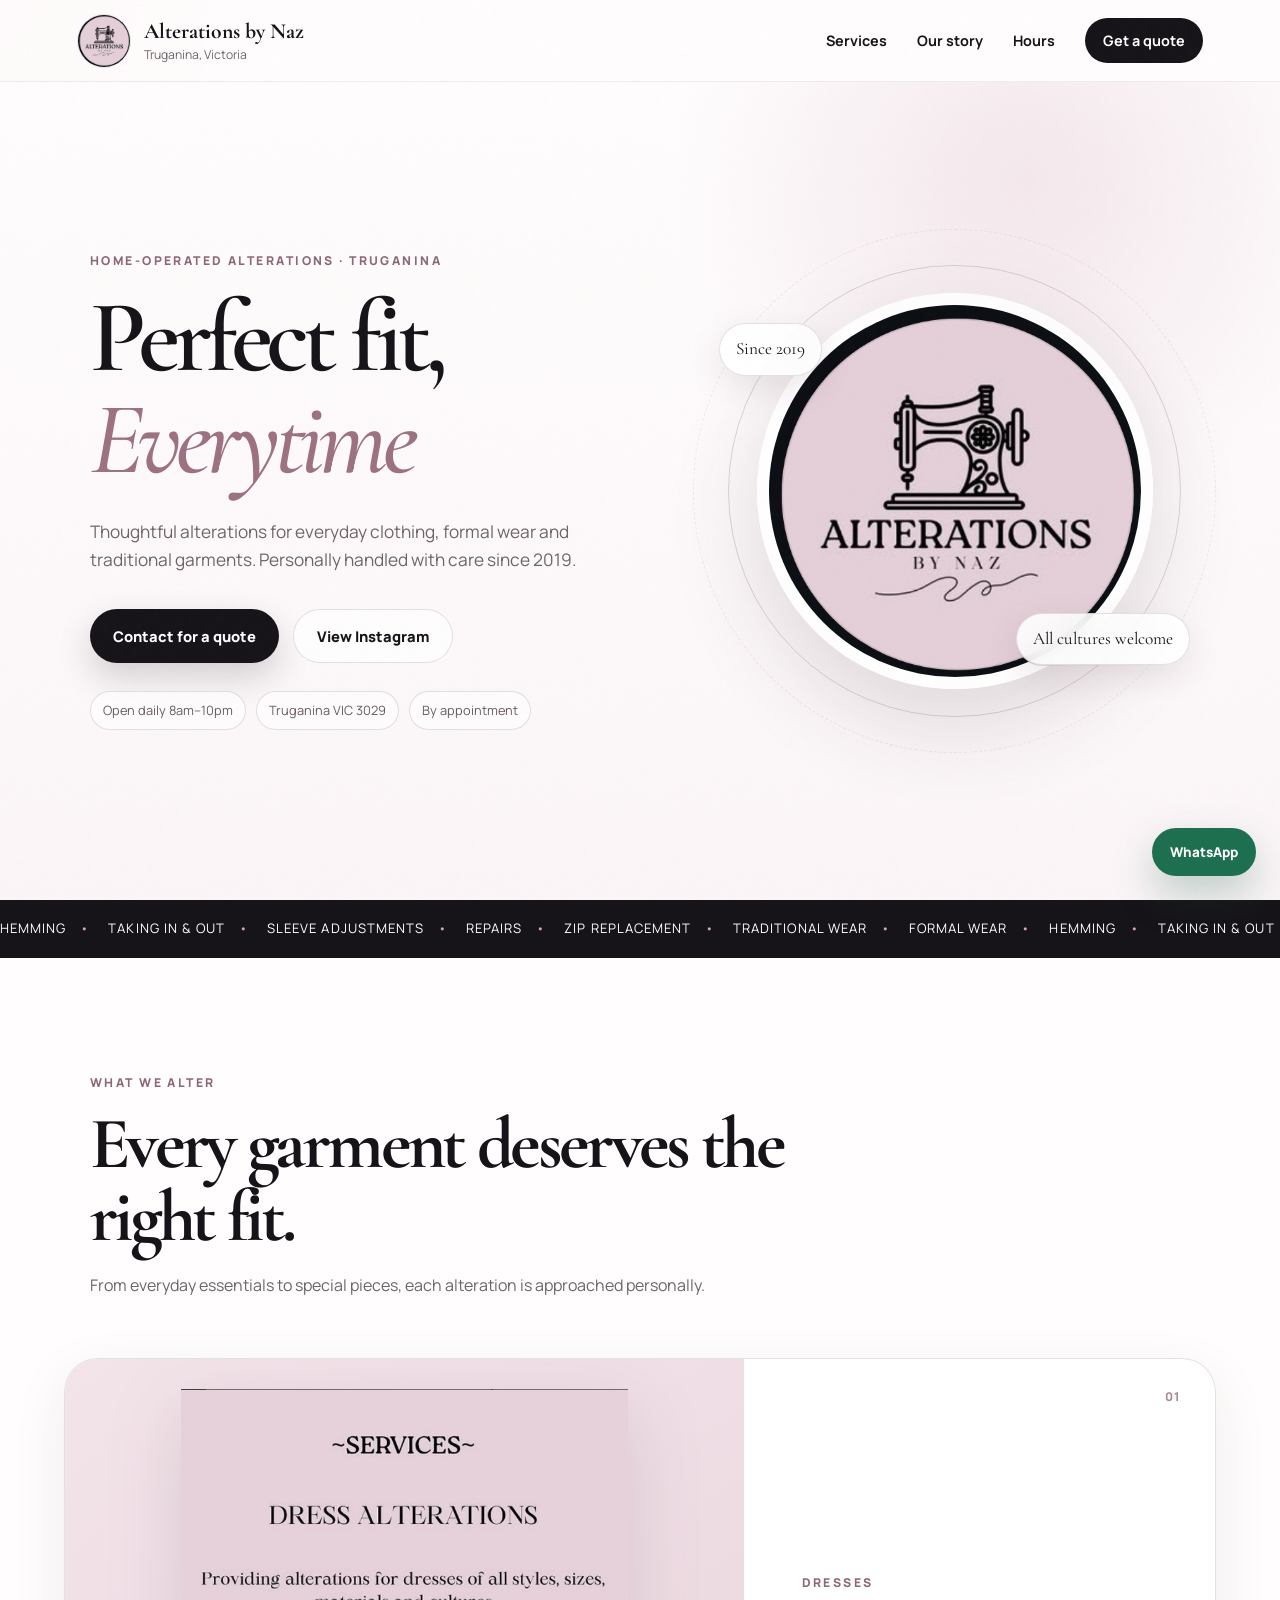
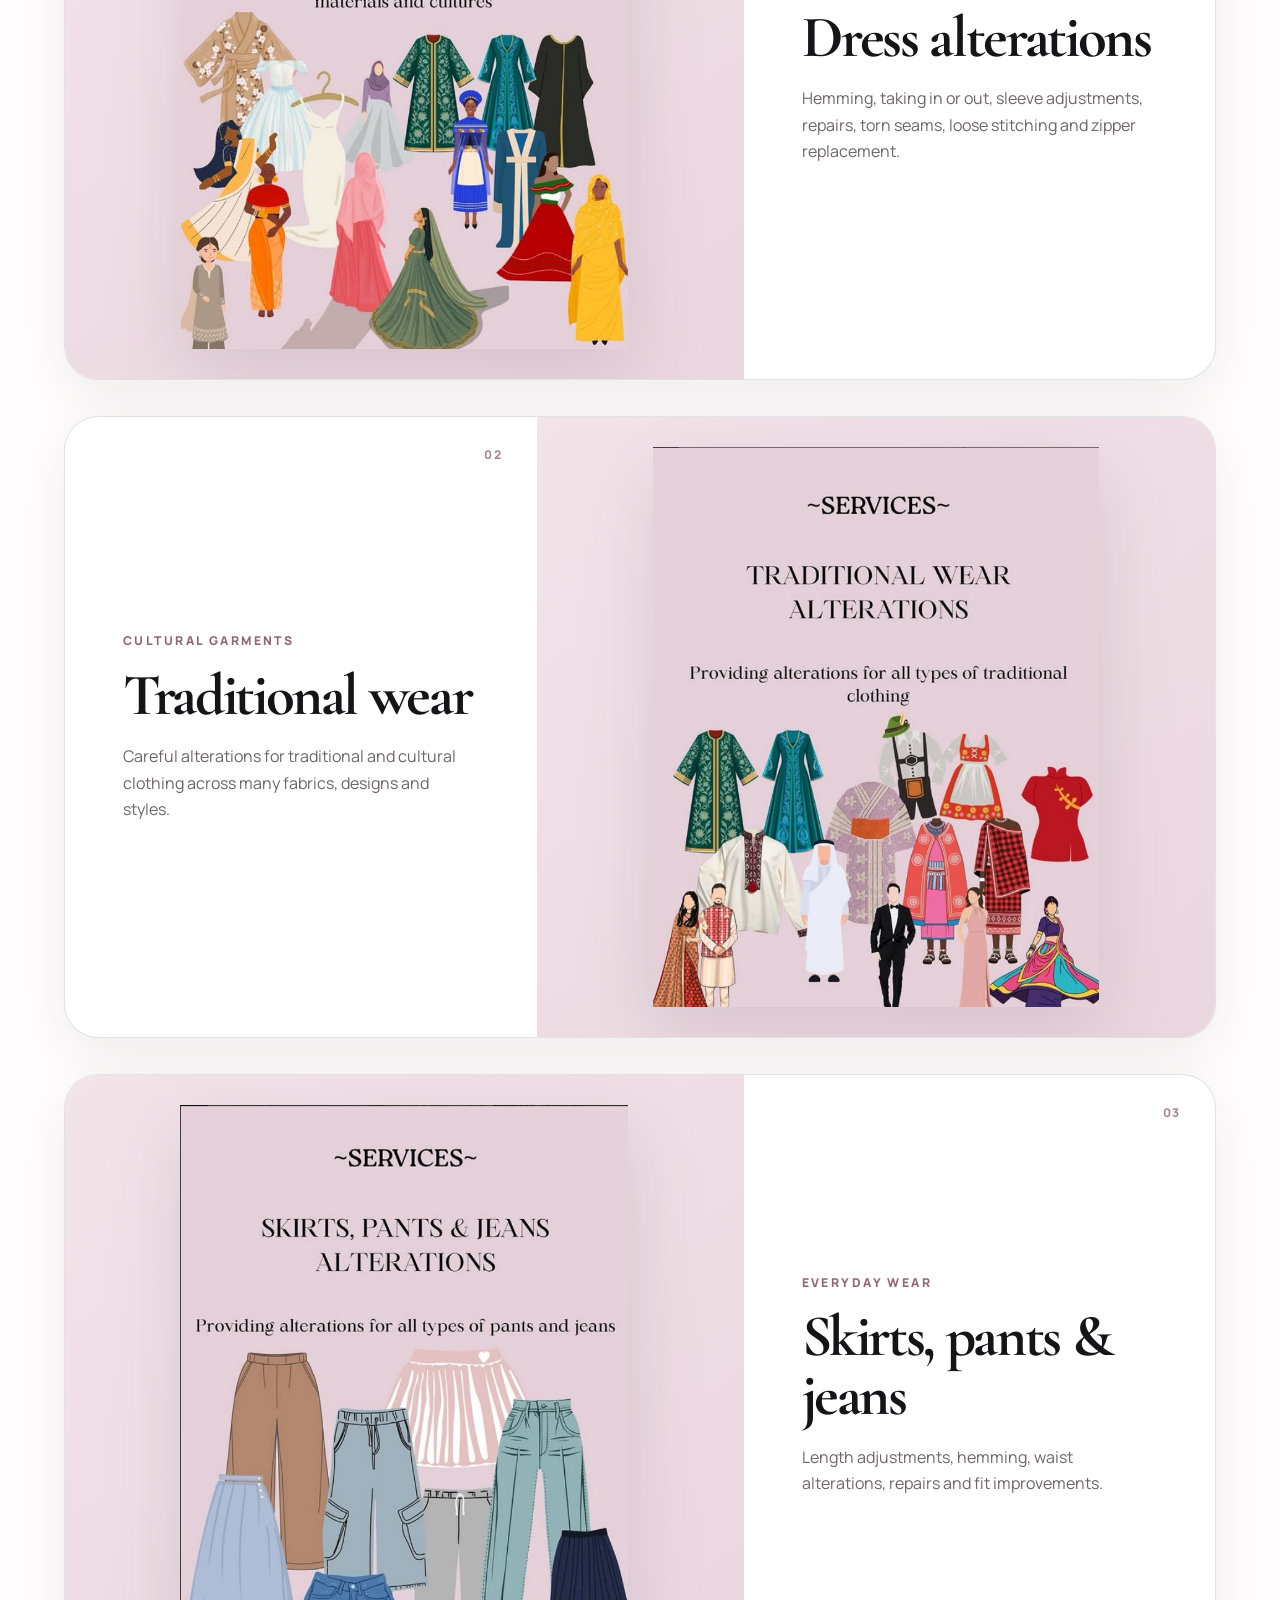
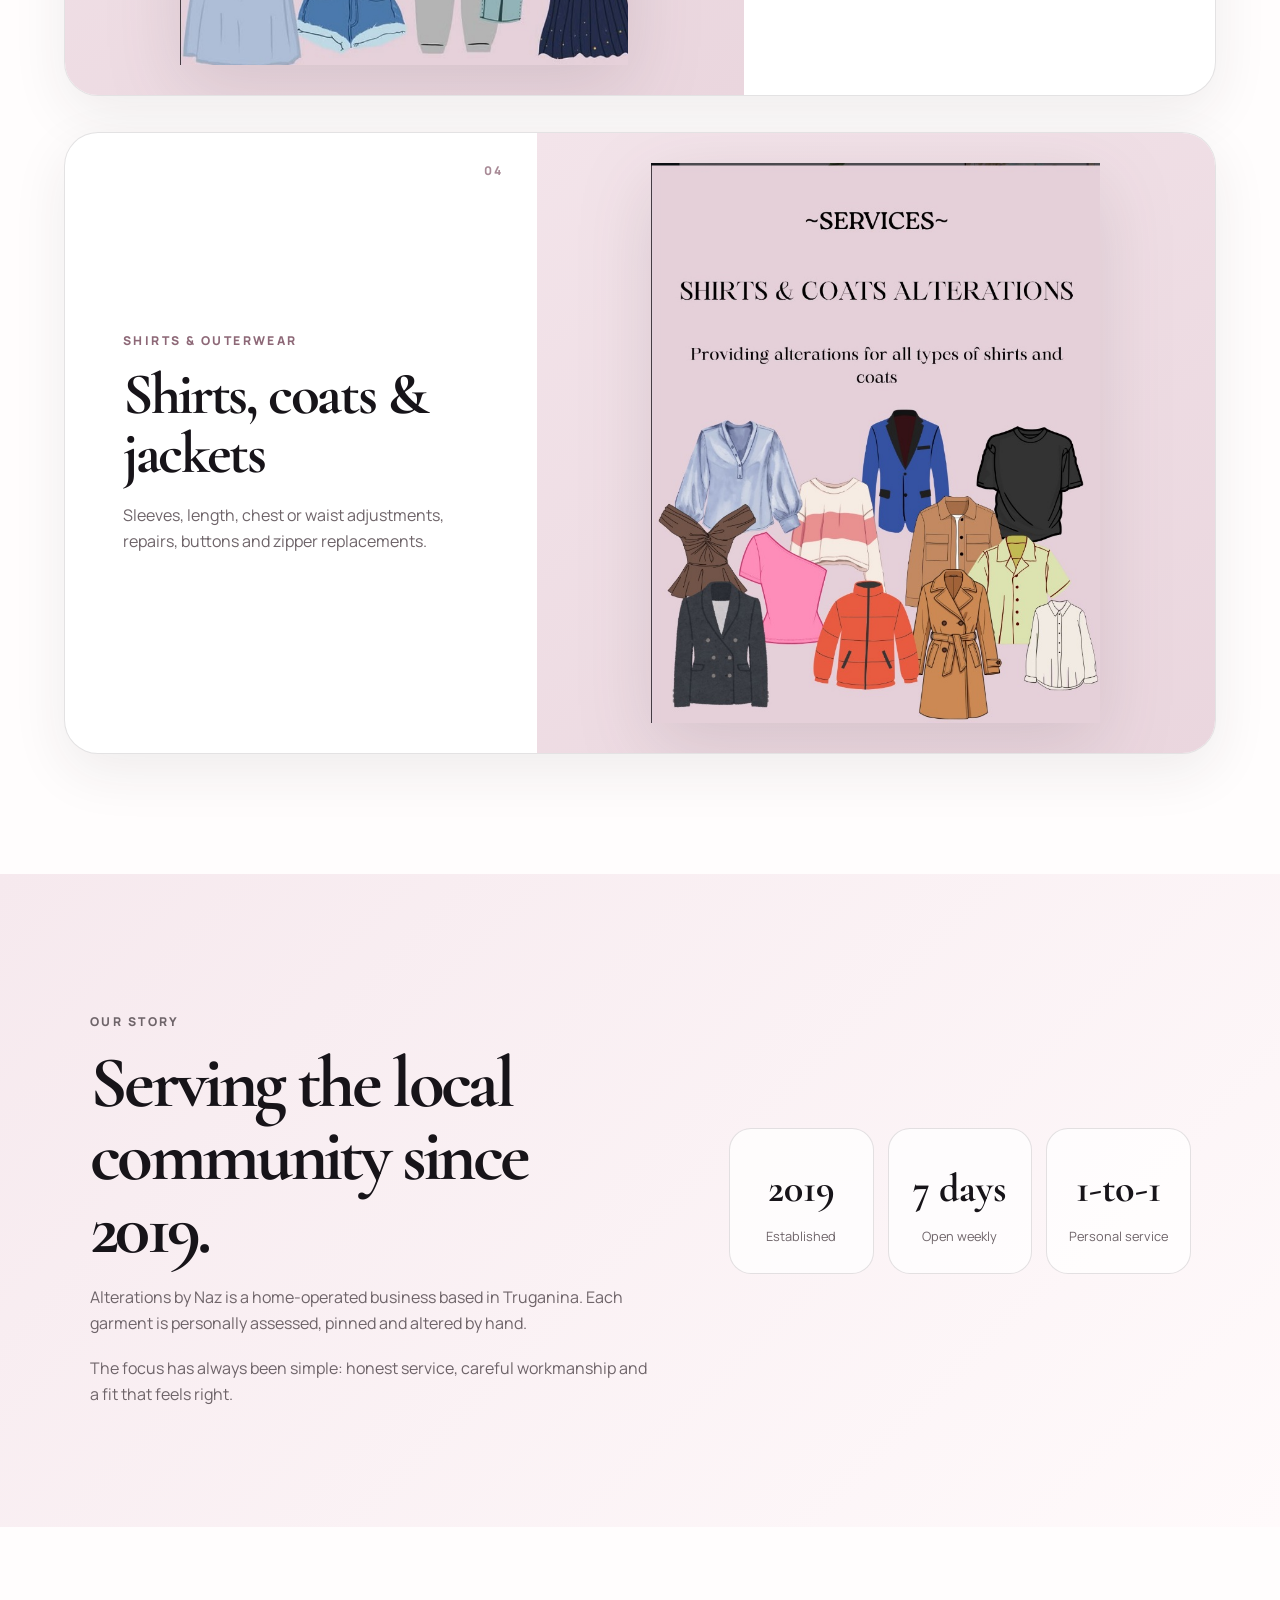
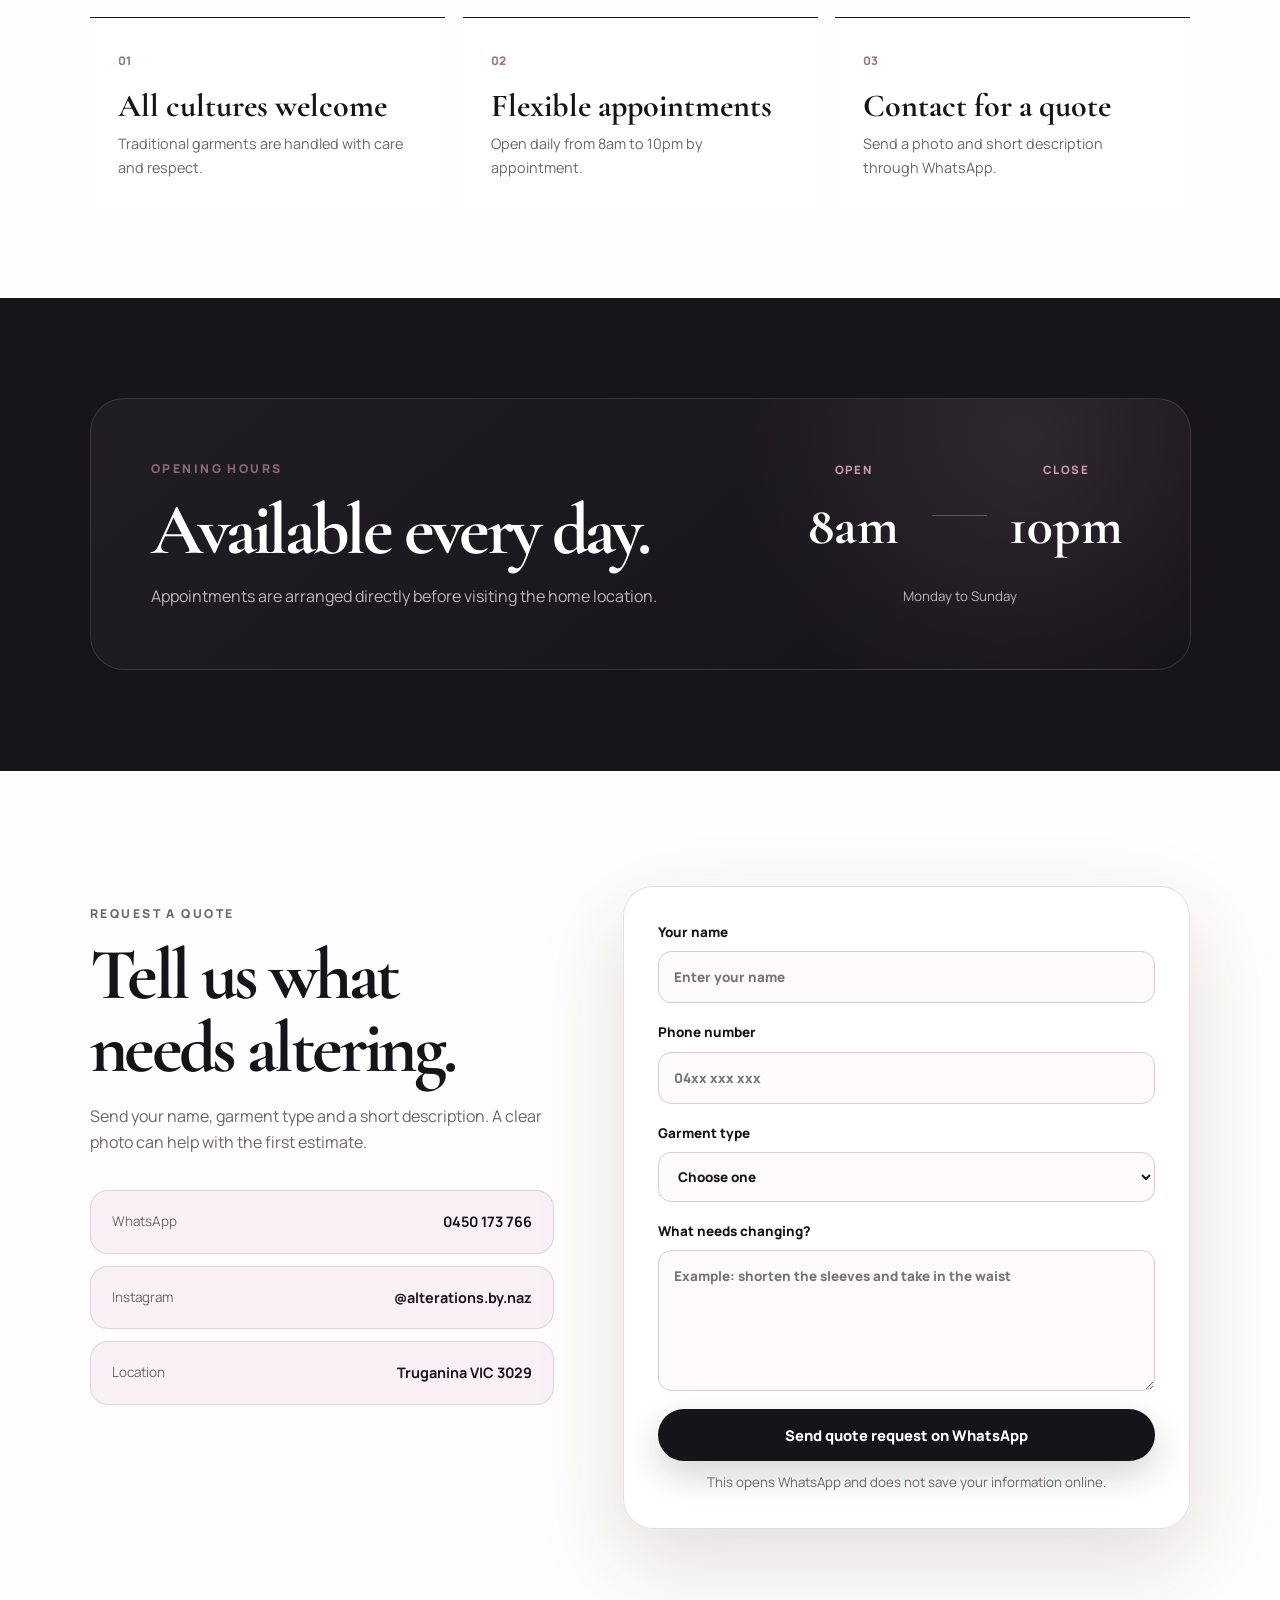
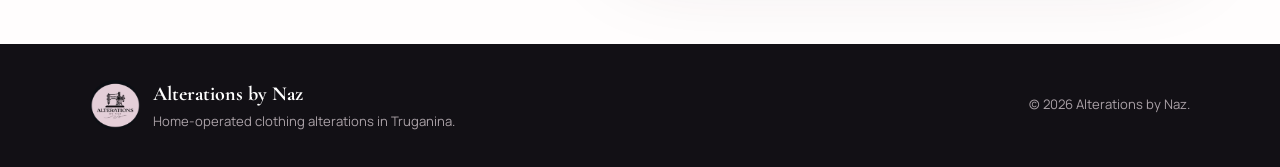
<file: index.html>
<!DOCTYPE html>
<html lang="en">
<head>
  <meta charset="UTF-8">
  <meta name="viewport" content="width=device-width, initial-scale=1.0">
  <meta name="description" content="Alterations by Naz — home-operated clothing alterations in Truganina, Victoria. Serving the community since 2019.">
  <title>Alterations by Naz | Truganina</title>
  <link rel="preconnect" href="https://fonts.googleapis.com">
  <link rel="preconnect" href="https://fonts.gstatic.com" crossorigin>
  <link href="https://fonts.googleapis.com/css2?family=Cormorant+Garamond:wght@500;600;700&family=Manrope:wght@400;500;600;700&display=swap" rel="stylesheet">
  <link rel="stylesheet" href="style.css">
</head>
<body>
  <div class="grain"></div>
  <div class="cursor-glow" id="cursorGlow"></div>

  <header class="site-header">
    <a class="brand" href="#home">
      <img src="assets/logo.jpg" alt="Alterations by Naz logo">
      <span>
        <strong>Alterations by Naz</strong>
        <small>Truganina, Victoria</small>
      </span>
    </a>

    <button class="menu-button" id="menuButton" aria-label="Open navigation">☰</button>

    <nav id="nav">
      <a href="#services">Services</a>
      <a href="#story">Our story</a>
      <a href="#hours">Hours</a>
      <a href="#contact" class="nav-cta">Get a quote</a>
    </nav>
  </header>

  <main>
    <section class="hero" id="home">
      <div class="hero-copy reveal">
        <p class="eyebrow">Home-operated alterations · Truganina</p>
        <h1>Perfect fit,<br><em>Everytime</em></h1>
        <p class="hero-text">
          Thoughtful alterations for everyday clothing, formal wear and traditional garments.
          Personally handled with care since 2019.
        </p>

        <div class="hero-actions">
          <a class="button primary" href="#contact">Contact for a quote</a>
          <a class="button secondary" href="https://www.instagram.com/alterations.by.naz" target="_blank" rel="noopener">View Instagram</a>
        </div>

        <div class="hero-meta">
          <span>Open daily 8am–10pm</span>
          <span>Truganina VIC 3029</span>
          <span>By appointment</span>
        </div>
      </div>

      <div class="hero-art reveal">
        <div class="fabric-ring ring-one"></div>
        <div class="fabric-ring ring-two"></div>
        <div class="logo-frame">
          <img src="assets/logo.jpg" alt="Alterations by Naz">
        </div>
        <div class="hero-tag tag-one">Since 2019</div>
        <div class="hero-tag tag-two">All cultures welcome</div>
      </div>
    </section>

    <section class="ticker" aria-label="Services">
      <div class="ticker-track">
        <span>Hemming</span>
        <span>Taking in & out</span>
        <span>Sleeve adjustments</span>
        <span>Repairs</span>
        <span>Zip replacement</span>
        <span>Traditional wear</span>
        <span>Formal wear</span>
        <span>Hemming</span>
        <span>Taking in & out</span>
        <span>Sleeve adjustments</span>
        <span>Repairs</span>
      </div>
    </section>

    <section class="services-intro section" id="services">
      <div class="section-heading reveal">
        <p class="eyebrow">What we alter</p>
        <h2>Every garment deserves the right fit.</h2>
        <p>From everyday essentials to special pieces, each alteration is approached personally.</p>
      </div>
    </section>

    <section class="service-showcase">
      <article class="showcase-row reveal">
        <div class="showcase-image">
          <img src="assets/dress-alterations.jpg" alt="Dress alterations">
        </div>
        <div class="showcase-copy">
          <span class="index">01</span>
          <p class="eyebrow">Dresses</p>
          <h3>Dress alterations</h3>
          <p>Hemming, taking in or out, sleeve adjustments, repairs, torn seams, loose stitching and zipper replacement.</p>
        </div>
      </article>

      <article class="showcase-row reverse reveal">
        <div class="showcase-image">
          <img src="assets/traditional-wear.jpg" alt="Traditional wear alterations">
        </div>
        <div class="showcase-copy">
          <span class="index">02</span>
          <p class="eyebrow">Cultural garments</p>
          <h3>Traditional wear</h3>
          <p>Careful alterations for traditional and cultural clothing across many fabrics, designs and styles.</p>
        </div>
      </article>

      <article class="showcase-row reveal">
        <div class="showcase-image">
          <img src="assets/skirts-pants-jeans.jpg" alt="Skirts pants and jeans alterations">
        </div>
        <div class="showcase-copy">
          <span class="index">03</span>
          <p class="eyebrow">Everyday wear</p>
          <h3>Skirts, pants & jeans</h3>
          <p>Length adjustments, hemming, waist alterations, repairs and fit improvements.</p>
        </div>
      </article>

      <article class="showcase-row reverse reveal">
        <div class="showcase-image">
          <img src="assets/shirts-coats.jpg" alt="Shirts and coats alterations">
        </div>
        <div class="showcase-copy">
          <span class="index">04</span>
          <p class="eyebrow">Shirts & outerwear</p>
          <h3>Shirts, coats & jackets</h3>
          <p>Sleeves, length, chest or waist adjustments, repairs, buttons and zipper replacements.</p>
        </div>
      </article>
    </section>

    <section class="story-section" id="story">
      <div class="story-copy reveal">
        <p class="eyebrow">Our story</p>
        <h2>Serving the local community since 2019.</h2>
        <p>
          Alterations by Naz is a home-operated business based in Truganina.
          Each garment is personally assessed, pinned and altered by hand.
        </p>
        <p>
          The focus has always been simple: honest service, careful workmanship and a fit that feels right.
        </p>
      </div>

      <div class="story-stats reveal">
        <div>
          <strong>2019</strong>
          <span>Established</span>
        </div>
        <div>
          <strong>7 days</strong>
          <span>Open weekly</span>
        </div>
        <div>
          <strong>1-to-1</strong>
          <span>Personal service</span>
        </div>
      </div>
    </section>

    <section class="trust-strip">
      <article class="reveal">
        <span>01</span>
        <h3>All cultures welcome</h3>
        <p>Traditional garments are handled with care and respect.</p>
      </article>
      <article class="reveal">
        <span>02</span>
        <h3>Flexible appointments</h3>
        <p>Open daily from 8am to 10pm by appointment.</p>
      </article>
      <article class="reveal">
        <span>03</span>
        <h3>Contact for a quote</h3>
        <p>Send a photo and short description through WhatsApp.</p>
      </article>
    </section>

    <section class="hours-section" id="hours">
      <div class="hours-card reveal">
        <div>
          <p class="eyebrow">Opening hours</p>
          <h2>Available every day.</h2>
          <p>Appointments are arranged directly before visiting the home location.</p>
        </div>
        <div class="hours-grid">
          <div>
            <span>Open</span>
            <strong>8am</strong>
          </div>
          <div class="divider"></div>
          <div>
            <span>Close</span>
            <strong>10pm</strong>
          </div>
          <small>Monday to Sunday</small>
        </div>
      </div>
    </section>

    <section class="contact-section section" id="contact">
      <div class="contact-copy reveal">
        <p class="eyebrow">Request a quote</p>
        <h2>Tell us what needs altering.</h2>
        <p>
          Send your name, garment type and a short description. A clear photo can help with the first estimate.
        </p>

        <div class="contact-links">
          <a href="https://wa.me/61450173766?text=Hi%20Naz%2C%20I%20would%20like%20a%20quote%20for%20an%20alteration." target="_blank" rel="noopener">
            <span>WhatsApp</span>
            <strong>0450 173 766</strong>
          </a>
          <a href="https://www.instagram.com/alterations.by.naz" target="_blank" rel="noopener">
            <span>Instagram</span>
            <strong>@alterations.by.naz</strong>
          </a>
          <div>
            <span>Location</span>
            <strong>Truganina VIC 3029</strong>
          </div>
        </div>
      </div>

      <form class="quote-form reveal" id="quoteForm">
        <label>
          Your name
          <input type="text" id="name" required placeholder="Enter your name">
        </label>

        <label>
          Phone number
          <input type="tel" id="phone" required placeholder="04xx xxx xxx">
        </label>

        <label>
          Garment type
          <select id="garment" required>
            <option value="">Choose one</option>
            <option>Dress</option>
            <option>Traditional wear</option>
            <option>Skirt</option>
            <option>Pants or jeans</option>
            <option>Shirt</option>
            <option>Coat or jacket</option>
            <option>Other</option>
          </select>
        </label>

        <label>
          What needs changing?
          <textarea id="details" rows="5" required placeholder="Example: shorten the sleeves and take in the waist"></textarea>
        </label>

        <button class="button primary full" type="submit">Send quote request on WhatsApp</button>
        <small>This opens WhatsApp and does not save your information online.</small>
      </form>
    </section>
  </main>

  <a class="floating-whatsapp" href="https://wa.me/61450173766?text=Hi%20Naz%2C%20I%20would%20like%20a%20quote%20for%20an%20alteration." target="_blank" rel="noopener" aria-label="Message Alterations by Naz on WhatsApp">
    <span>WhatsApp</span>
  </a>

  <footer>
    <div class="footer-brand">
      <img src="assets/logo.jpg" alt="">
      <div>
        <strong>Alterations by Naz</strong>
        <p>Home-operated clothing alterations in Truganina.</p>
      </div>
    </div>
    <p>© <span id="year"></span> Alterations by Naz.</p>
  </footer>

  <script src="script.js"></script>
</body>
</html>
</file>
<file: style.css>
*{box-sizing:border-box;margin:0;padding:0}
:root{
  --pink:#ead6de;
  --pink-soft:#f6e9ee;
  --paper:#fffdfd;
  --ink:#171419;
  --muted:#6e6469;
  --line:rgba(31,22,27,.12);
  --shadow:0 32px 90px rgba(63,38,50,.15)
}
html{scroll-behavior:smooth}
body{
  overflow-x:hidden;
  background:var(--paper);
  color:var(--ink);
  font-family:"Manrope",sans-serif;
  line-height:1.65;
  opacity:0;
  transition:opacity .7s ease
}
body.page-ready{opacity:1}
a{color:inherit;text-decoration:none}
img{display:block;width:100%}
.grain{
  position:fixed;inset:0;z-index:1000;pointer-events:none;opacity:.04;
  background-image:url("data:image/svg+xml,%3Csvg viewBox='0 0 180 180' xmlns='http://www.w3.org/2000/svg'%3E%3Cfilter id='n'%3E%3CfeTurbulence type='fractalNoise' baseFrequency='.9' numOctaves='2' stitchTiles='stitch'/%3E%3C/filter%3E%3Crect width='100%25' height='100%25' filter='url(%23n)' opacity='.4'/%3E%3C/svg%3E")
}
.cursor-glow{
  position:fixed;z-index:-1;width:320px;height:320px;border-radius:50%;
  background:rgba(221,188,201,.22);filter:blur(70px);transform:translate(-50%,-50%);
  pointer-events:none;transition:left .12s ease-out,top .12s ease-out
}
.site-header{
  position:sticky;top:0;z-index:100;min-height:82px;padding:13px clamp(20px,6vw,92px);
  display:flex;align-items:center;justify-content:space-between;
  background:rgba(255,253,253,.82);border-bottom:1px solid rgba(20,15,18,.07);
  backdrop-filter:blur(20px)
}
.brand{display:flex;align-items:center;gap:13px}
.brand img{width:54px;height:54px;border-radius:50%;object-fit:cover;border:1px solid rgba(0,0,0,.1)}
.brand span{display:grid;line-height:1.15}
.brand strong{font-family:"Cormorant Garamond",serif;font-size:1.35rem}
.brand small{margin-top:4px;color:var(--muted);font-size:.76rem}
nav{display:flex;align-items:center;gap:30px;font-size:.9rem;font-weight:700}
nav a{transition:transform .25s ease,opacity .25s ease}
nav a:hover{transform:translateY(-2px);opacity:.58}
.nav-cta{padding:11px 18px;border-radius:999px;background:var(--ink);color:#fff}
.menu-button{display:none;border:0;background:transparent;font-size:1.6rem;cursor:pointer}
.hero{
  position:relative;min-height:calc(100vh - 82px);padding:85px clamp(20px,7vw,110px);
  display:grid;grid-template-columns:1.08fr .92fr;gap:76px;align-items:center;
  background:
    radial-gradient(circle at 80% 12%,rgba(234,214,222,.55),transparent 28%),
    linear-gradient(180deg,#fffdfd,#fbf5f7)
}
.eyebrow{margin-bottom:15px;color:#8d6877;font-size:.76rem;font-weight:800;letter-spacing:.2em;text-transform:uppercase}
h1,h2,h3{font-family:"Cormorant Garamond",serif;line-height:1}
h1{font-size:clamp(4rem,8vw,8.2rem);font-weight:600;letter-spacing:-.058em}
h1 em{color:#9d7182;font-weight:500}
.hero-text{max-width:690px;margin-top:27px;color:var(--muted);font-size:1.08rem}
.hero-actions{margin-top:34px;display:flex;flex-wrap:wrap;gap:14px}
.button{
  min-height:52px;padding:14px 23px;display:inline-flex;justify-content:center;align-items:center;
  border:0;border-radius:999px;font:inherit;font-size:.92rem;font-weight:800;cursor:pointer;
  transition:transform .3s cubic-bezier(.2,.8,.2,1),box-shadow .3s ease,background .3s ease
}
.button:hover{transform:translateY(-4px) scale(1.01)}
.primary{background:var(--ink);color:#fff;box-shadow:0 14px 34px rgba(23,20,25,.18)}
.primary:hover{box-shadow:0 22px 48px rgba(23,20,25,.25)}
.secondary{background:rgba(255,255,255,.7);border:1px solid var(--line)}
.hero-meta{margin-top:28px;display:flex;flex-wrap:wrap;gap:10px}
.hero-meta span{padding:8px 12px;border:1px solid var(--line);border-radius:999px;background:rgba(255,255,255,.62);color:#685b62;font-size:.8rem}
.hero-art{position:relative;min-height:600px;display:grid;place-items:center}
.logo-frame{
  position:relative;z-index:3;width:min(440px,84%);aspect-ratio:1;padding:12px;border-radius:50%;
  background:rgba(255,255,255,.84);box-shadow:var(--shadow);animation:float 7s ease-in-out infinite
}
.logo-frame img{height:100%;border-radius:50%;object-fit:cover}
.fabric-ring{position:absolute;border-radius:50%;border:1px solid rgba(121,80,98,.22)}
.ring-one{width:530px;max-width:96%;aspect-ratio:1;animation:spin 30s linear infinite}
.ring-two{width:610px;max-width:111%;aspect-ratio:1;border-style:dashed;opacity:.44;animation:spinReverse 42s linear infinite}
.hero-tag{
  position:absolute;z-index:5;padding:11px 16px;border:1px solid var(--line);border-radius:999px;
  background:rgba(255,255,255,.88);box-shadow:0 12px 35px rgba(54,32,42,.1);
  font-family:"Cormorant Garamond",serif;font-size:1.08rem;backdrop-filter:blur(12px)
}
.tag-one{left:0;top:22%;animation:chipFloat 6s ease-in-out infinite}
.tag-two{right:0;bottom:21%;animation:chipFloat 7s ease-in-out infinite reverse}
.ticker{overflow:hidden;background:var(--ink);color:#fff}
.ticker-track{width:max-content;padding:18px 0;display:flex;gap:42px;animation:ticker 24s linear infinite}
.ticker-track span{position:relative;font-size:.82rem;letter-spacing:.08em;text-transform:uppercase}
.ticker-track span::after{content:"•";position:absolute;right:-24px;color:#d4a8b8}
.section{padding:115px clamp(20px,7vw,110px)}
.section-heading{max-width:820px}
.section-heading h2,.story-copy h2,.hours-card h2,.contact-copy h2{font-size:clamp(3.2rem,5.7vw,6rem);letter-spacing:-.05em}
.section-heading>p:last-child,.story-copy>p,.contact-copy>p{margin-top:18px;color:var(--muted)}
.services-intro{padding-bottom:60px}
.service-showcase{padding:0 clamp(20px,5vw,70px) 120px;display:grid;gap:36px}
.showcase-row{
  min-height:620px;display:grid;grid-template-columns:1.18fr .82fr;overflow:hidden;
  border:1px solid var(--line);border-radius:34px;background:#fff;box-shadow:0 18px 55px rgba(55,32,43,.08)
}
.showcase-row.reverse{grid-template-columns:.82fr 1.18fr}
.showcase-row.reverse .showcase-image{order:2}
.showcase-image{
  min-height:620px;padding:28px;display:grid;place-items:center;
  background:linear-gradient(145deg,#f3e4ea,#ead6de)
}
.showcase-image img{
  width:100%;height:100%;max-height:560px;object-fit:contain;filter:drop-shadow(0 22px 36px rgba(64,39,51,.13));
  transition:transform .7s cubic-bezier(.2,.8,.2,1)
}
.showcase-row:hover .showcase-image img{transform:scale(1.03)}
.showcase-copy{position:relative;padding:70px 58px;display:flex;flex-direction:column;justify-content:center}
.showcase-copy .index{position:absolute;top:28px;right:34px;color:#a88a96;font-size:.75rem;font-weight:800;letter-spacing:.14em}
.showcase-copy h3{font-size:clamp(3rem,4.6vw,5.3rem);letter-spacing:-.04em}
.showcase-copy>p:last-child{margin-top:18px;color:var(--muted);font-size:1rem}
.story-section{
  padding:120px clamp(20px,7vw,110px);display:grid;grid-template-columns:1.1fr .9fr;gap:75px;align-items:center;
  background:linear-gradient(135deg,#f6e9ee,#fffafb)
}
.story-copy>p{max-width:760px}
.story-stats{display:grid;grid-template-columns:repeat(3,1fr);gap:14px}
.story-stats div{padding:26px 20px;border:1px solid var(--line);border-radius:22px;background:rgba(255,255,255,.72);text-align:center}
.story-stats strong{display:block;font-family:"Cormorant Garamond",serif;font-size:2.5rem}
.story-stats span{display:block;margin-top:5px;color:var(--muted);font-size:.8rem}
.trust-strip{padding:90px clamp(20px,7vw,110px);display:grid;grid-template-columns:repeat(3,1fr);gap:18px}
.trust-strip article{padding:28px;border-top:1px solid var(--ink);background:#fff}
.trust-strip article>span{color:#9b7887;font-size:.74rem;font-weight:800}
.trust-strip h3{margin-top:18px;font-size:2rem}
.trust-strip p{margin-top:10px;color:var(--muted);font-size:.9rem}
.hours-section{padding:100px clamp(20px,7vw,110px);background:#17151a}
.hours-card{
  padding:60px;display:grid;grid-template-columns:1fr auto;gap:60px;align-items:center;
  border:1px solid rgba(255,255,255,.12);border-radius:34px;
  background:radial-gradient(circle at 85% 15%,rgba(211,167,185,.12),transparent 30%),linear-gradient(140deg,#211e23,#151318);
  color:#fff
}
.hours-card>div:first-child>p:last-child{max-width:580px;margin-top:16px;color:#bdb4ba}
.hours-grid{min-width:340px;display:grid;grid-template-columns:1fr 55px 1fr;gap:15px;align-items:center;text-align:center}
.hours-grid div{display:grid;gap:3px}
.hours-grid span{color:#c59bad;font-size:.72rem;font-weight:800;letter-spacing:.14em;text-transform:uppercase}
.hours-grid strong{font-family:"Cormorant Garamond",serif;font-size:3.35rem}
.hours-grid .divider{height:1px;background:rgba(255,255,255,.25)}
.hours-grid small{grid-column:1/-1;color:#bdb4ba}
.contact-section{display:grid;grid-template-columns:.9fr 1.1fr;gap:70px;align-items:start}
.contact-links{margin-top:34px;display:grid;gap:12px}
.contact-links a,.contact-links>div{
  padding:19px 21px;display:flex;justify-content:space-between;gap:20px;border:1px solid var(--line);
  border-radius:18px;background:rgba(248,238,242,.78);transition:transform .25s ease,background .25s ease
}
.contact-links a:hover{transform:translateX(5px);background:var(--pink-soft)}
.contact-links span{color:var(--muted);font-size:.84rem}
.contact-links strong{text-align:right;font-size:.9rem}
.quote-form{
  padding:34px;border:1px solid var(--line);border-radius:30px;background:rgba(255,255,255,.9);
  box-shadow:var(--shadow);backdrop-filter:blur(12px)
}
.quote-form label{margin-bottom:18px;display:grid;gap:8px;font-size:.84rem;font-weight:800}
input,select,textarea{
  width:100%;padding:14px 15px;border:1px solid #d9cbd1;border-radius:13px;background:#fffafb;color:var(--ink);
  font:inherit;outline:none;transition:border .2s ease,box-shadow .2s ease,transform .2s ease
}
input:focus,select:focus,textarea:focus{border-color:#9f7787;box-shadow:0 0 0 4px rgba(159,119,135,.12);transform:translateY(-1px)}
textarea{resize:vertical}
.full{width:100%}
.quote-form small{display:block;margin-top:11px;color:var(--muted);text-align:center}
.floating-whatsapp{
  position:fixed;right:24px;bottom:24px;z-index:90;padding:13px 18px;border-radius:999px;background:#1d6f50;color:#fff;
  font-size:.84rem;font-weight:800;box-shadow:0 18px 40px rgba(17,88,60,.26);transition:transform .25s ease,box-shadow .25s ease
}
.floating-whatsapp:hover{transform:translateY(-4px);box-shadow:0 24px 48px rgba(17,88,60,.32)}
footer{padding:34px clamp(20px,7vw,110px);display:flex;justify-content:space-between;align-items:center;gap:25px;background:#121015;color:#fff}
.footer-brand{display:flex;align-items:center;gap:13px}
.footer-brand img{width:50px;height:50px;border-radius:50%}
.footer-brand strong{font-family:"Cormorant Garamond",serif;font-size:1.25rem}
footer p{color:#aaa1a7;font-size:.82rem}
.reveal{
  opacity:0;transform:translate3d(0,58px,0) scale(.975);filter:blur(8px);
  transition:opacity 1.15s ease,transform 1.15s cubic-bezier(.16,1,.3,1),filter 1.15s ease;
  will-change:opacity,transform,filter
}
.reveal.visible{opacity:1;transform:translate3d(0,0,0) scale(1);filter:blur(0)}
@keyframes float{0%,100%{transform:translateY(0) rotate(-1deg)}50%{transform:translateY(-14px) rotate(1deg)}}
@keyframes chipFloat{0%,100%{transform:translateY(0)}50%{transform:translateY(-10px)}}
@keyframes spin{to{transform:rotate(360deg)}}
@keyframes spinReverse{to{transform:rotate(-360deg)}}
@keyframes ticker{to{transform:translateX(-50%)}}
@media (prefers-reduced-motion:reduce){*,*::before,*::after{animation-duration:.001ms!important;animation-iteration-count:1!important;transition-duration:.001ms!important;scroll-behavior:auto!important}}
@media (max-width:940px){
  .menu-button{display:block}
  nav{
    position:absolute;top:76px;left:18px;right:18px;padding:20px;display:none;flex-direction:column;align-items:stretch;gap:16px;
    border:1px solid var(--line);border-radius:19px;background:#fff;box-shadow:var(--shadow)
  }
  nav.open{display:flex}
  .hero,.story-section,.contact-section{grid-template-columns:1fr}
  .hero-art{order:-1;min-height:430px}
  .logo-frame{width:min(340px,78%)}
  .ring-one{width:400px}.ring-two{width:450px}
  .showcase-row,.showcase-row.reverse{grid-template-columns:1fr}
  .showcase-row.reverse .showcase-image{order:0}
  .showcase-image{min-height:520px}
  .trust-strip{grid-template-columns:1fr}
  .hours-card{grid-template-columns:1fr}
}
@media (max-width:620px){
  .site-header{min-height:76px}
  .brand img{width:45px;height:45px}
  .brand strong{font-size:1.15rem}
  .hero{padding-top:46px}
  .hero-art{min-height:350px}
  .logo-frame{width:min(285px,76%)}
  .ring-one{width:320px}.ring-two{width:350px}
  .hero-tag{padding:8px 11px;font-size:.9rem}
  .tag-one{left:1%}.tag-two{right:1%}
  .section,.story-section{padding-top:82px;padding-bottom:82px}
  .service-showcase{padding-left:14px;padding-right:14px}
  .showcase-row{min-height:0;border-radius:24px}
  .showcase-image{min-height:0;aspect-ratio:4/5;padding:15px}
  .showcase-image img{max-height:none}
  .showcase-copy{padding:34px 24px 38px}
  .story-stats{grid-template-columns:1fr}
  .hours-card{padding:32px 22px}
  .hours-grid{min-width:0;grid-template-columns:1fr 35px 1fr}
  .hours-grid strong{font-size:2.5rem}
  .contact-links a,.contact-links>div{flex-direction:column;gap:4px}
  .contact-links strong{text-align:left}
  .quote-form{padding:23px}
  .floating-whatsapp{right:14px;bottom:14px;padding:12px 15px}
  footer{flex-direction:column;text-align:center}
  .footer-brand{flex-direction:column}
}
</file>
